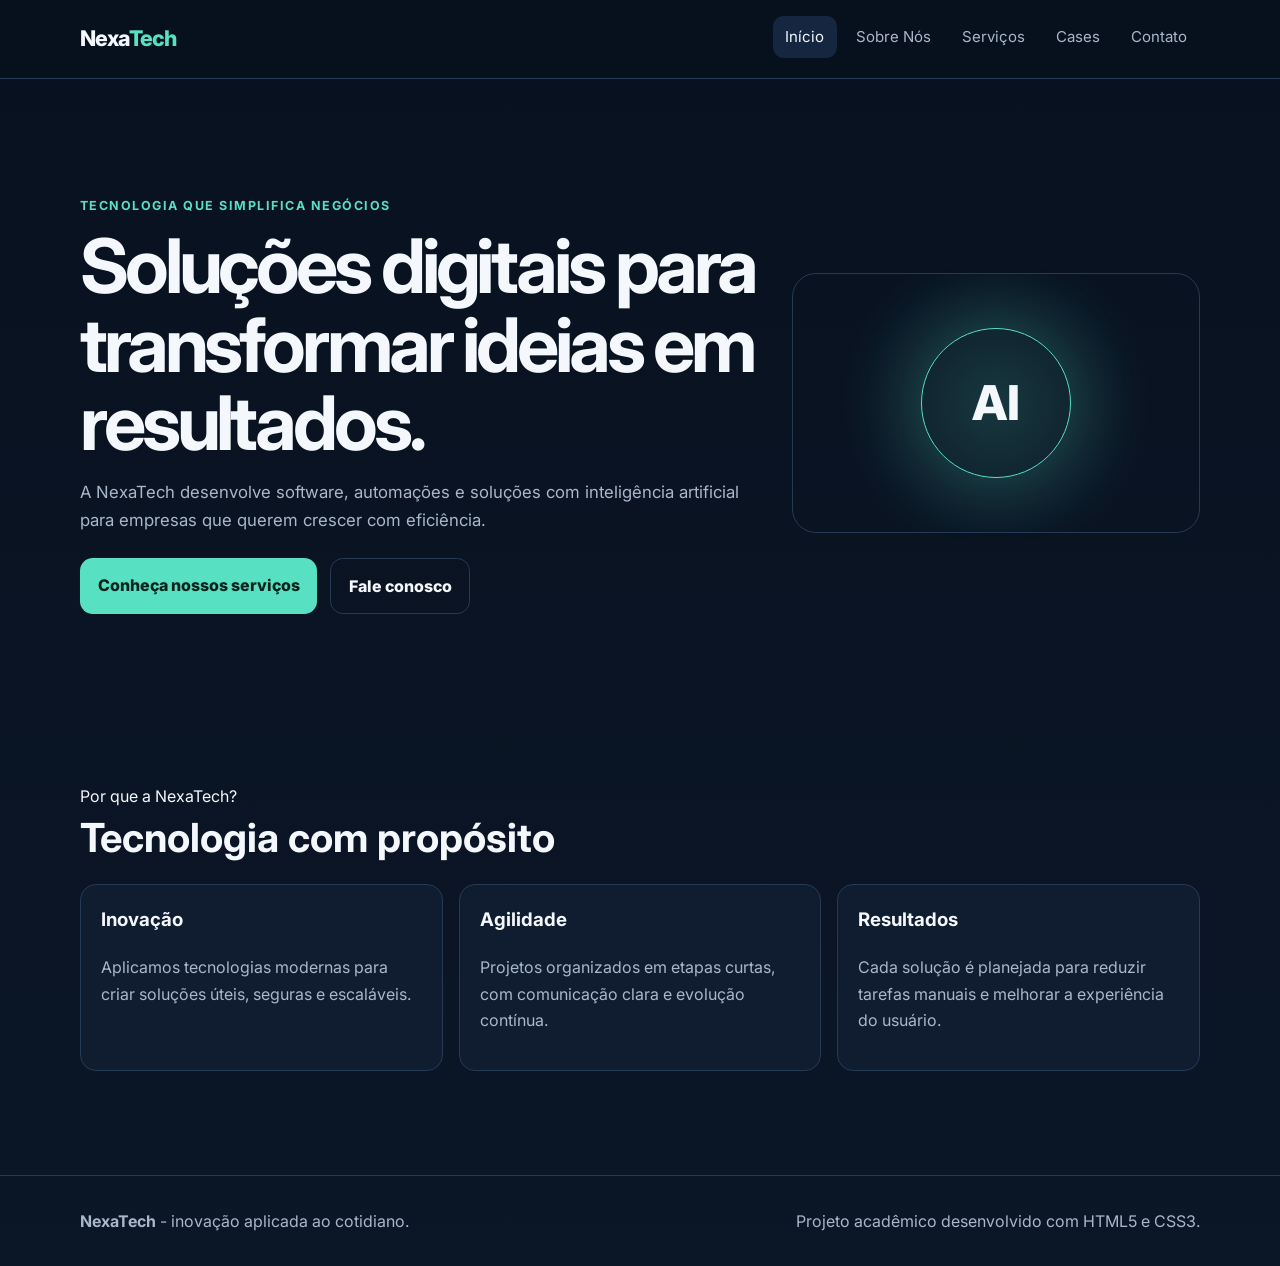
<file: index.html>
<!doctype html>
<html lang="pt-BR">
<head>
<meta charset="utf-8"><meta name="viewport" content="width=device-width, initial-scale=1">
<meta name="description" content="NexaTech - soluções em tecnologia, software, automação e inteligência artificial.">
<title>Início | NexaTech</title>
<link rel="preconnect" href="https://fonts.googleapis.com">
<link rel="preconnect" href="https://fonts.gstatic.com" crossorigin>
<link href="https://fonts.googleapis.com/css2?family=Inter:wght@400;500;600;700;800&display=swap" rel="stylesheet">
<link rel="stylesheet" href="style.css">
</head>
<body>
<header class="site-header"><div class="container nav-wrap"><a class="logo" href="index.html" aria-label="NexaTech - página inicial">Nexa<span>Tech</span></a><nav aria-label="Navegação principal"><a href="index.html" class="active">Início</a><a href="sobre.html" class="">Sobre Nós</a><a href="servicos.html" class="">Serviços</a><a href="cases.html" class="">Cases</a><a href="contato.html" class="">Contato</a></nav></div></header>
<main class="container">
<section class="hero">
  <div>
    <span class="eyebrow">Tecnologia que simplifica negócios</span>
    <h1>Soluções digitais para transformar ideias em resultados.</h1>
    <p>A NexaTech desenvolve software, automações e soluções com inteligência artificial para empresas que querem crescer com eficiência.</p>
    <div class="actions"><a class="btn" href="servicos.html">Conheça nossos serviços</a><a class="btn ghost" href="contato.html">Fale conosco</a></div>
  </div>
  <div class="visual" aria-label="Ilustração abstrata de tecnologia"><div class="orb">AI</div></div>
</section>
<section class="section">
  <div class="section-title"><span>Por que a NexaTech?</span><h2>Tecnologia com propósito</h2></div>
  <div class="cards">
    <article class="card"><h3>Inovação</h3><p>Aplicamos tecnologias modernas para criar soluções úteis, seguras e escaláveis.</p></article>
    <article class="card"><h3>Agilidade</h3><p>Projetos organizados em etapas curtas, com comunicação clara e evolução contínua.</p></article>
    <article class="card"><h3>Resultados</h3><p>Cada solução é planejada para reduzir tarefas manuais e melhorar a experiência do usuário.</p></article>
  </div>
</section>
</main>
<footer><div class="container footer-wrap"><p><strong>NexaTech</strong> - inovação aplicada ao cotidiano.</p><p>Projeto acadêmico desenvolvido com HTML5 e CSS3.</p></div></footer>
</body></html>
</file>
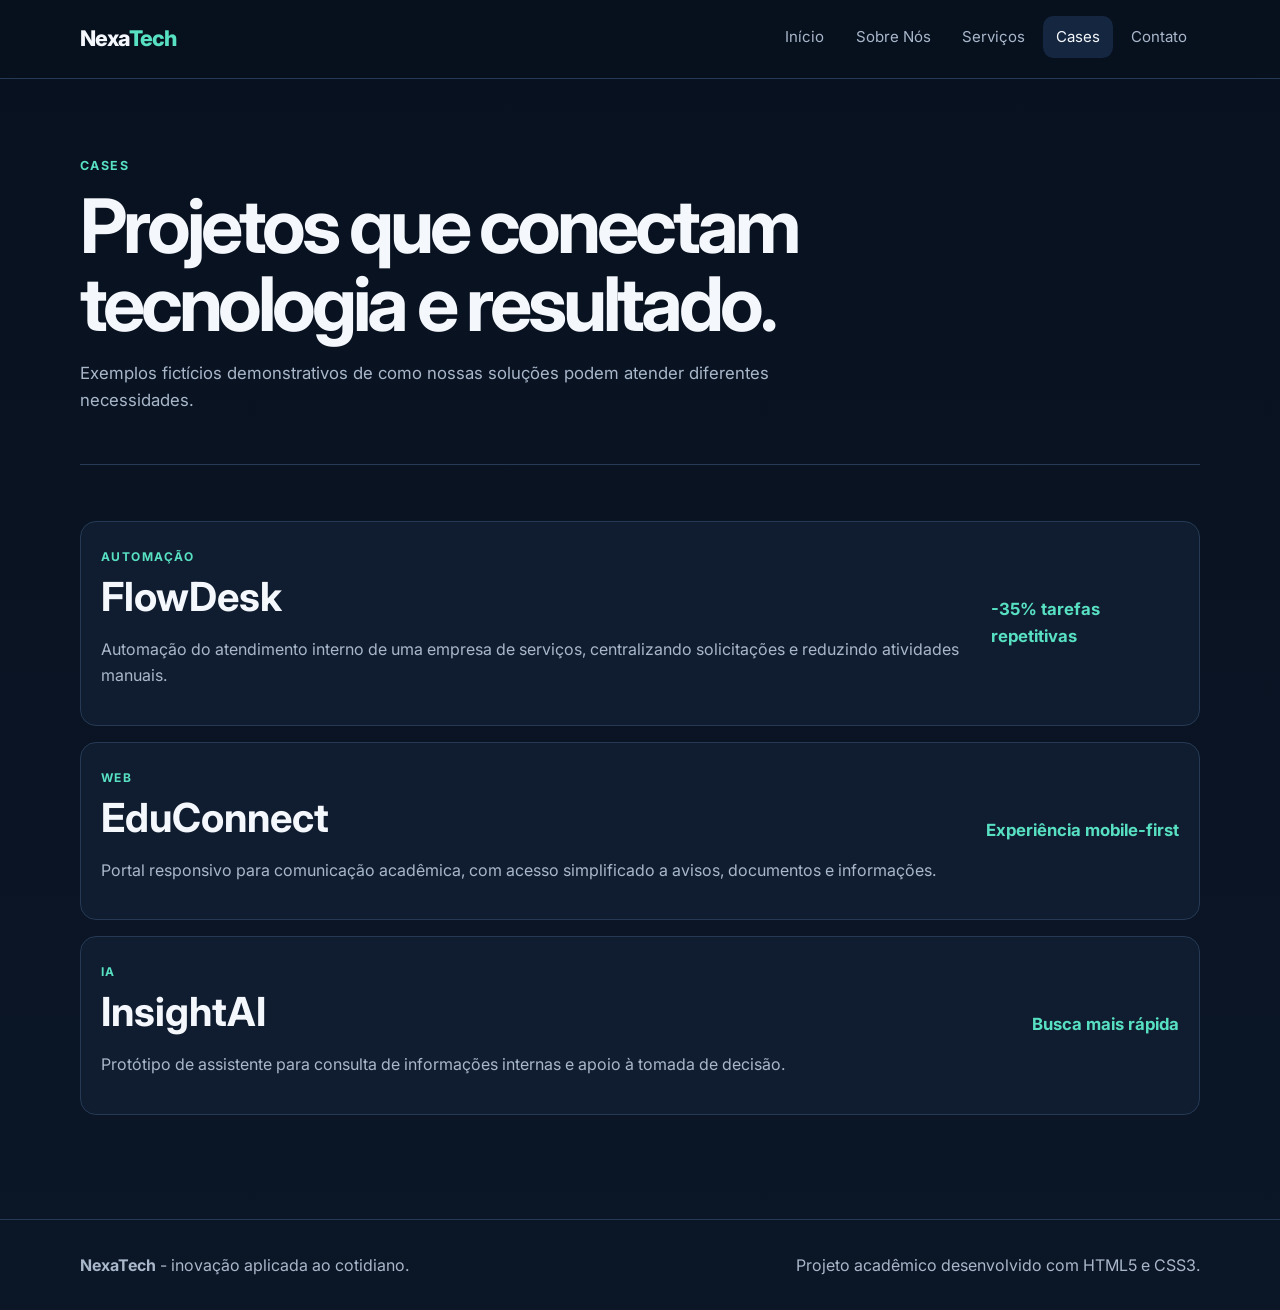
<file: cases.html>
<!doctype html>
<html lang="pt-BR">
<head>
<meta charset="utf-8"><meta name="viewport" content="width=device-width, initial-scale=1">
<meta name="description" content="NexaTech - soluções em tecnologia, software, automação e inteligência artificial.">
<title>Cases | NexaTech</title>
<link rel="preconnect" href="https://fonts.googleapis.com">
<link rel="preconnect" href="https://fonts.gstatic.com" crossorigin>
<link href="https://fonts.googleapis.com/css2?family=Inter:wght@400;500;600;700;800&display=swap" rel="stylesheet">
<link rel="stylesheet" href="style.css">
</head>
<body>
<header class="site-header"><div class="container nav-wrap"><a class="logo" href="index.html" aria-label="NexaTech - página inicial">Nexa<span>Tech</span></a><nav aria-label="Navegação principal"><a href="index.html" class="">Início</a><a href="sobre.html" class="">Sobre Nós</a><a href="servicos.html" class="">Serviços</a><a href="cases.html" class="active">Cases</a><a href="contato.html" class="">Contato</a></nav></div></header>
<main class="container">
<section class="page-hero"><span class="eyebrow">Cases</span><h1>Projetos que conectam tecnologia e resultado.</h1><p>Exemplos fictícios demonstrativos de como nossas soluções podem atender diferentes necessidades.</p></section>
<section class="section cases">
 <article class="case"><div><span class="tag">Automação</span><h2>FlowDesk</h2><p>Automação do atendimento interno de uma empresa de serviços, centralizando solicitações e reduzindo atividades manuais.</p></div><strong>-35% tarefas repetitivas</strong></article>
 <article class="case"><div><span class="tag">Web</span><h2>EduConnect</h2><p>Portal responsivo para comunicação acadêmica, com acesso simplificado a avisos, documentos e informações.</p></div><strong>Experiência mobile-first</strong></article>
 <article class="case"><div><span class="tag">IA</span><h2>InsightAI</h2><p>Protótipo de assistente para consulta de informações internas e apoio à tomada de decisão.</p></div><strong>Busca mais rápida</strong></article>
</section>
</main>
<footer><div class="container footer-wrap"><p><strong>NexaTech</strong> - inovação aplicada ao cotidiano.</p><p>Projeto acadêmico desenvolvido com HTML5 e CSS3.</p></div></footer>
</body></html>
</file>
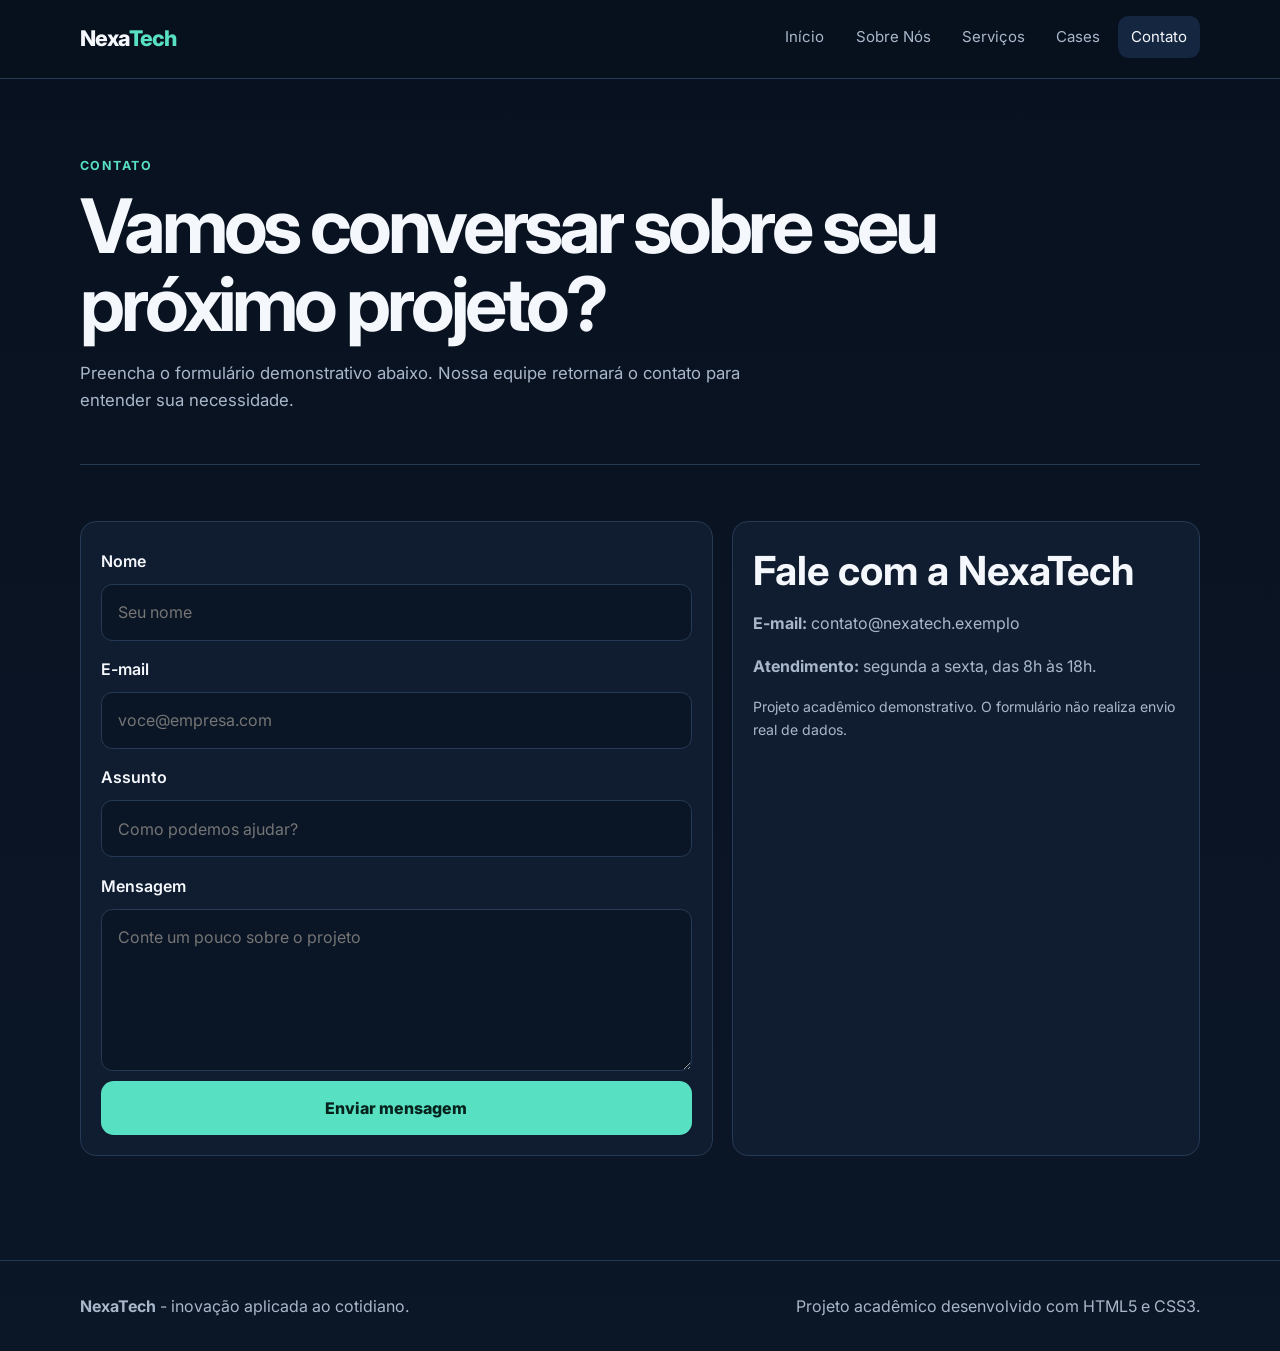
<file: contato.html>
<!doctype html>
<html lang="pt-BR">
<head>
<meta charset="utf-8"><meta name="viewport" content="width=device-width, initial-scale=1">
<meta name="description" content="NexaTech - soluções em tecnologia, software, automação e inteligência artificial.">
<title>Contato | NexaTech</title>
<link rel="preconnect" href="https://fonts.googleapis.com">
<link rel="preconnect" href="https://fonts.gstatic.com" crossorigin>
<link href="https://fonts.googleapis.com/css2?family=Inter:wght@400;500;600;700;800&display=swap" rel="stylesheet">
<link rel="stylesheet" href="style.css">
</head>
<body>
<header class="site-header"><div class="container nav-wrap"><a class="logo" href="index.html" aria-label="NexaTech - página inicial">Nexa<span>Tech</span></a><nav aria-label="Navegação principal"><a href="index.html" class="">Início</a><a href="sobre.html" class="">Sobre Nós</a><a href="servicos.html" class="">Serviços</a><a href="cases.html" class="">Cases</a><a href="contato.html" class="active">Contato</a></nav></div></header>
<main class="container">
<section class="page-hero"><span class="eyebrow">Contato</span><h1>Vamos conversar sobre seu próximo projeto?</h1><p>Preencha o formulário demonstrativo abaixo. Nossa equipe retornará o contato para entender sua necessidade.</p></section>
<section class="section two-col">
 <form class="form" action="#" method="post">
   <label for="nome">Nome</label><input id="nome" name="nome" type="text" placeholder="Seu nome" required>
   <label for="email">E-mail</label><input id="email" name="email" type="email" placeholder="voce@empresa.com" required>
   <label for="assunto">Assunto</label><input id="assunto" name="assunto" type="text" placeholder="Como podemos ajudar?">
   <label for="mensagem">Mensagem</label><textarea id="mensagem" name="mensagem" rows="5" placeholder="Conte um pouco sobre o projeto" required></textarea>
   <button class="btn" type="submit">Enviar mensagem</button>
 </form>
 <aside class="panel"><h2>Fale com a NexaTech</h2><p><strong>E-mail:</strong> contato@nexatech.exemplo</p><p><strong>Atendimento:</strong> segunda a sexta, das 8h às 18h.</p><p class="note">Projeto acadêmico demonstrativo. O formulário não realiza envio real de dados.</p></aside>
</section>
</main>
<footer><div class="container footer-wrap"><p><strong>NexaTech</strong> - inovação aplicada ao cotidiano.</p><p>Projeto acadêmico desenvolvido com HTML5 e CSS3.</p></div></footer>
</body></html>
</file>
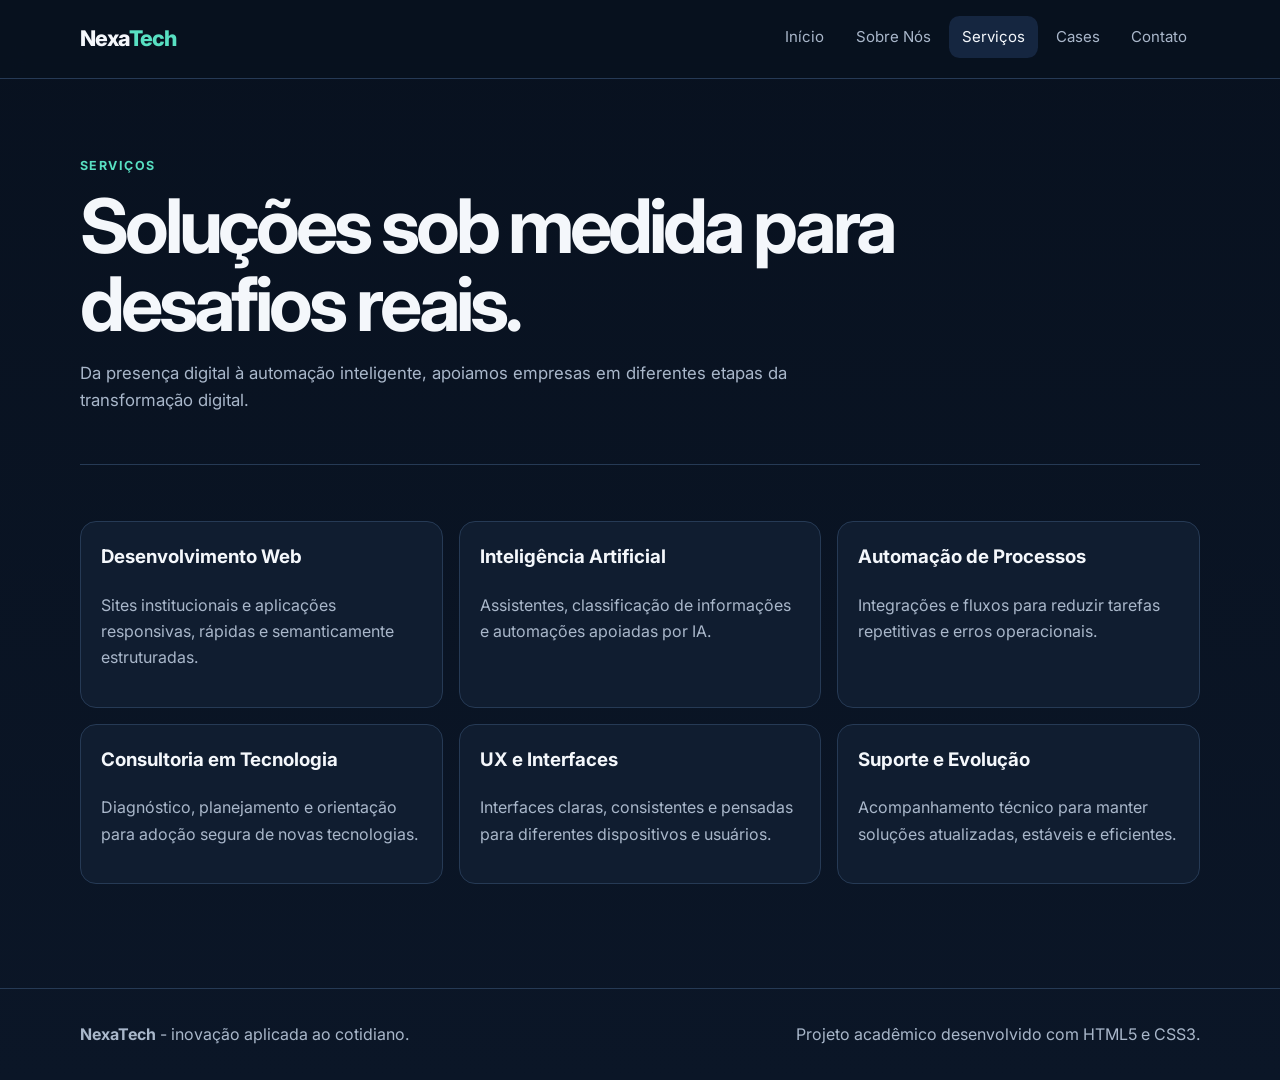
<file: servicos.html>
<!doctype html>
<html lang="pt-BR">
<head>
<meta charset="utf-8"><meta name="viewport" content="width=device-width, initial-scale=1">
<meta name="description" content="NexaTech - soluções em tecnologia, software, automação e inteligência artificial.">
<title>Serviços | NexaTech</title>
<link rel="preconnect" href="https://fonts.googleapis.com">
<link rel="preconnect" href="https://fonts.gstatic.com" crossorigin>
<link href="https://fonts.googleapis.com/css2?family=Inter:wght@400;500;600;700;800&display=swap" rel="stylesheet">
<link rel="stylesheet" href="style.css">
</head>
<body>
<header class="site-header"><div class="container nav-wrap"><a class="logo" href="index.html" aria-label="NexaTech - página inicial">Nexa<span>Tech</span></a><nav aria-label="Navegação principal"><a href="index.html" class="">Início</a><a href="sobre.html" class="">Sobre Nós</a><a href="servicos.html" class="active">Serviços</a><a href="cases.html" class="">Cases</a><a href="contato.html" class="">Contato</a></nav></div></header>
<main class="container">
<section class="page-hero"><span class="eyebrow">Serviços</span><h1>Soluções sob medida para desafios reais.</h1><p>Da presença digital à automação inteligente, apoiamos empresas em diferentes etapas da transformação digital.</p></section>
<section class="section"><div class="cards">
 <article class="card"><h3>Desenvolvimento Web</h3><p>Sites institucionais e aplicações responsivas, rápidas e semanticamente estruturadas.</p></article>
 <article class="card"><h3>Inteligência Artificial</h3><p>Assistentes, classificação de informações e automações apoiadas por IA.</p></article>
 <article class="card"><h3>Automação de Processos</h3><p>Integrações e fluxos para reduzir tarefas repetitivas e erros operacionais.</p></article>
 <article class="card"><h3>Consultoria em Tecnologia</h3><p>Diagnóstico, planejamento e orientação para adoção segura de novas tecnologias.</p></article>
 <article class="card"><h3>UX e Interfaces</h3><p>Interfaces claras, consistentes e pensadas para diferentes dispositivos e usuários.</p></article>
 <article class="card"><h3>Suporte e Evolução</h3><p>Acompanhamento técnico para manter soluções atualizadas, estáveis e eficientes.</p></article>
</div></section>
</main>
<footer><div class="container footer-wrap"><p><strong>NexaTech</strong> - inovação aplicada ao cotidiano.</p><p>Projeto acadêmico desenvolvido com HTML5 e CSS3.</p></div></footer>
</body></html>
</file>
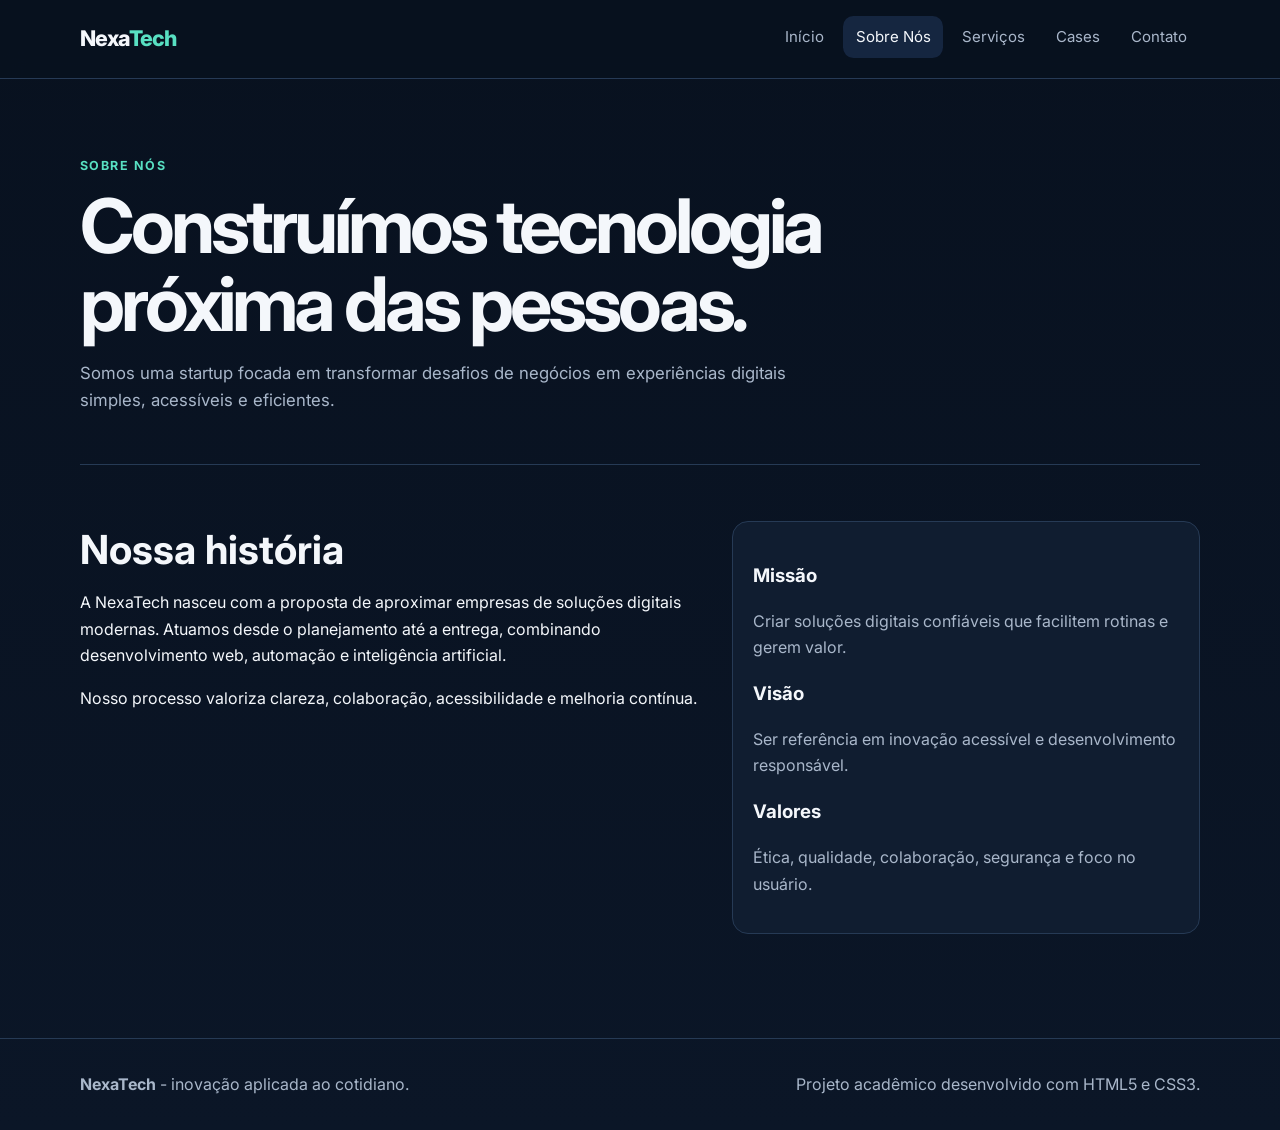
<file: sobre.html>
<!doctype html>
<html lang="pt-BR">
<head>
<meta charset="utf-8"><meta name="viewport" content="width=device-width, initial-scale=1">
<meta name="description" content="NexaTech - soluções em tecnologia, software, automação e inteligência artificial.">
<title>Sobre Nós | NexaTech</title>
<link rel="preconnect" href="https://fonts.googleapis.com">
<link rel="preconnect" href="https://fonts.gstatic.com" crossorigin>
<link href="https://fonts.googleapis.com/css2?family=Inter:wght@400;500;600;700;800&display=swap" rel="stylesheet">
<link rel="stylesheet" href="style.css">
</head>
<body>
<header class="site-header"><div class="container nav-wrap"><a class="logo" href="index.html" aria-label="NexaTech - página inicial">Nexa<span>Tech</span></a><nav aria-label="Navegação principal"><a href="index.html" class="">Início</a><a href="sobre.html" class="active">Sobre Nós</a><a href="servicos.html" class="">Serviços</a><a href="cases.html" class="">Cases</a><a href="contato.html" class="">Contato</a></nav></div></header>
<main class="container">
<section class="page-hero"><span class="eyebrow">Sobre nós</span><h1>Construímos tecnologia próxima das pessoas.</h1><p>Somos uma startup focada em transformar desafios de negócios em experiências digitais simples, acessíveis e eficientes.</p></section>
<section class="section two-col">
 <article><h2>Nossa história</h2><p>A NexaTech nasceu com a proposta de aproximar empresas de soluções digitais modernas. Atuamos desde o planejamento até a entrega, combinando desenvolvimento web, automação e inteligência artificial.</p><p>Nosso processo valoriza clareza, colaboração, acessibilidade e melhoria contínua.</p></article>
 <aside class="panel"><h3>Missão</h3><p>Criar soluções digitais confiáveis que facilitem rotinas e gerem valor.</p><h3>Visão</h3><p>Ser referência em inovação acessível e desenvolvimento responsável.</p><h3>Valores</h3><p>Ética, qualidade, colaboração, segurança e foco no usuário.</p></aside>
</section>
</main>
<footer><div class="container footer-wrap"><p><strong>NexaTech</strong> - inovação aplicada ao cotidiano.</p><p>Projeto acadêmico desenvolvido com HTML5 e CSS3.</p></div></footer>
</body></html>
</file>
<file: style.css>
:root{--bg:#08111f;--surface:#101d30;--surface2:#152640;--text:#f4f7fb;--muted:#a9b7ca;--accent:#58e0c2;--line:#263a55;--max:1120px}
*{box-sizing:border-box}html{font-size:16px;scroll-behavior:smooth}body{margin:0;font-family:Inter,Arial,sans-serif;background:linear-gradient(180deg,#08111f,#0b1627);color:var(--text);line-height:1.65}
a{color:inherit}.container{width:min(100% - 2rem,var(--max));margin-inline:auto}.site-header{position:sticky;top:0;z-index:10;background:rgba(8,17,31,.94);border-bottom:1px solid var(--line);backdrop-filter:blur(12px)}
.nav-wrap{display:flex;flex-direction:column;gap:.8rem;padding:1rem 0}.logo{text-decoration:none;font-size:1.35rem;font-weight:800;letter-spacing:-.04em}.logo span,.eyebrow,.tag{color:var(--accent)}
nav{display:flex;gap:.35rem;overflow-x:auto;padding-bottom:.2rem}nav a{text-decoration:none;color:var(--muted);font-size:.88rem;padding:.5rem .65rem;border-radius:.65rem;white-space:nowrap}nav a:hover,nav a.active{color:var(--text);background:var(--surface2)}
.hero{min-height:72vh;display:grid;align-items:center;gap:2rem;padding:4rem 0}.hero h1,.page-hero h1{font-size:clamp(2.2rem,8vw,4.7rem);line-height:1.04;letter-spacing:-.055em;margin:.6rem 0 1rem;max-width:900px}.hero p,.page-hero p{color:var(--muted);font-size:1.05rem;max-width:720px}
.eyebrow{font-weight:700;text-transform:uppercase;letter-spacing:.12em;font-size:.78rem}.actions{display:flex;flex-wrap:wrap;gap:.8rem;margin-top:1.5rem}.btn{display:inline-block;border:0;background:var(--accent);color:#06221c;text-decoration:none;font:inherit;font-weight:800;padding:.85rem 1.1rem;border-radius:.8rem;cursor:pointer;transition:transform .2s,opacity .2s}.btn:hover{transform:translateY(-2px);opacity:.9}.btn.ghost{background:transparent;color:var(--text);border:1px solid var(--line)}
.visual{display:grid;place-items:center;min-height:260px;background:radial-gradient(circle at center,rgba(88,224,194,.18),transparent 65%);border:1px solid var(--line);border-radius:1.5rem}.orb{display:grid;place-items:center;width:150px;aspect-ratio:1;border-radius:50%;border:1px solid var(--accent);font-size:3rem;font-weight:800;box-shadow:0 0 70px rgba(88,224,194,.22)}
.section{padding:3.5rem 0}.section-title{margin-bottom:1.4rem}.section h2{font-size:clamp(1.6rem,5vw,2.5rem);line-height:1.15;margin:.4rem 0}.cards{display:grid;gap:1rem}.card,.panel,.form,.case{background:var(--surface);border:1px solid var(--line);border-radius:1rem;padding:1.25rem}.card h3{margin-top:0}.card p,.panel p,.case p{color:var(--muted)}.page-hero{padding:4.5rem 0 2rem;border-bottom:1px solid var(--line)}.two-col{display:grid;gap:1.2rem}.panel h3{margin-bottom:.2rem}.cases{display:grid;gap:1rem}.case{display:flex;flex-direction:column;gap:1rem}.case h2{margin:.35rem 0}.case strong{color:var(--accent);font-size:1.05rem}.tag{font-size:.75rem;text-transform:uppercase;letter-spacing:.12em;font-weight:700}
.form{display:grid;gap:.6rem}.form label{font-weight:600;margin-top:.35rem}.form input,.form textarea{width:100%;padding:.9rem 1rem;border:1px solid var(--line);border-radius:.7rem;background:#0a1525;color:var(--text);font:inherit}.form input:focus,.form textarea:focus{outline:2px solid var(--accent);outline-offset:2px}.note{font-size:.88rem}
footer{border-top:1px solid var(--line);margin-top:3rem;color:var(--muted)}.footer-wrap{padding:2rem 0;display:flex;flex-direction:column;gap:.2rem}.footer-wrap p{margin:0}
@media (min-width:720px){.nav-wrap{flex-direction:row;justify-content:space-between;align-items:center}.hero{grid-template-columns:1.25fr .75fr}.cards{grid-template-columns:repeat(2,1fr)}.two-col{grid-template-columns:1.15fr .85fr}.case{flex-direction:row;justify-content:space-between;align-items:center}.footer-wrap{flex-direction:row;justify-content:space-between}}
@media (min-width:980px){.cards{grid-template-columns:repeat(3,1fr)}nav a{font-size:.94rem;padding:.55rem .8rem}}
</file>
